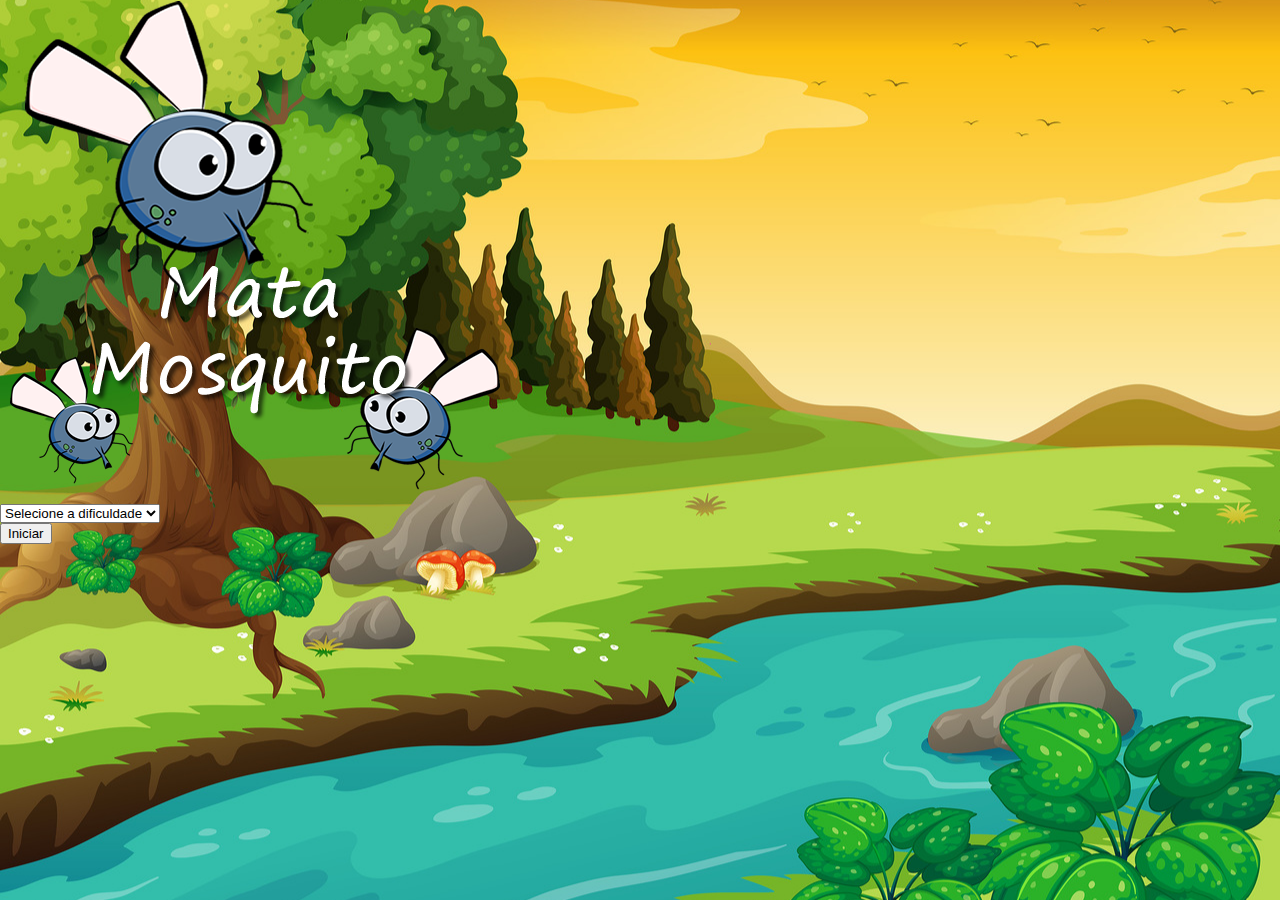
<file: index.html>
<!DOCTYPE html>
<html lang="pt-br">
<head>
    <meta charset="UTF-8">
    <meta http-equiv="X-UA-Compatible" content="IE=edge">
    <meta name="viewport" content="width=device-width, initial-scale=1.0">
    <title>Menu de Jogo</title>
    <link rel="shortcut icon" href="imgs/mosca.png" type="image/x-icon">

    <link href="https://cdn.jsdelivr.net/npm/bootstrap@5.3.0-alpha1/dist/css/bootstrap.min.css" rel="stylesheet" integrity="sha384-GLhlTQ8iRABdZLl6O3oVMWSktQOp6b7In1Zl3/Jr59b6EGGoI1aFkw7cmDA6j6gD" crossorigin="anonymous">

    <link rel="stylesheet" href="css/style.css">

    <script>
        function iniciarJogo() {
            let nivel = document.getElementById('nivel').value

            if(nivel === ''){
                alert("Selecione uma dificuldade para iniciar o jogo")
                return false
            }

            window.location.href = "app.html?" + nivel
        }
    </script>
</head>
<body>
    <div class="container">
        <div class="row">
            <div class="col">
                <div class="d-flex justify-content-center">
                    <img src="./imgs/game.png">
                </div>
            </div>
        </div>

        <div class="row">
            <div class="col">
                <div class="d-flex justify-content-center">
                    <div class="mb-2">
                        <select class="form-control" id="nivel">
                            <option value="">Selecione a dificuldade </option>
                            <option value="facil">Fácil</option>
                            <option value="normal">Normal</option>
                            <option value="dificil">Difícil</option>
                        </select>
                    </div>
                </div>
            </div>
        </div>

        <div class="row">
            <div class="col">
                <div class="d-flex justify-content-center">
                    <button class="btn btn-danger btn-lg" type="button" onclick="iniciarJogo()">Iniciar</button>
                </div>
            </div>
        </div>
    </div>
</body>
</html>
</file>
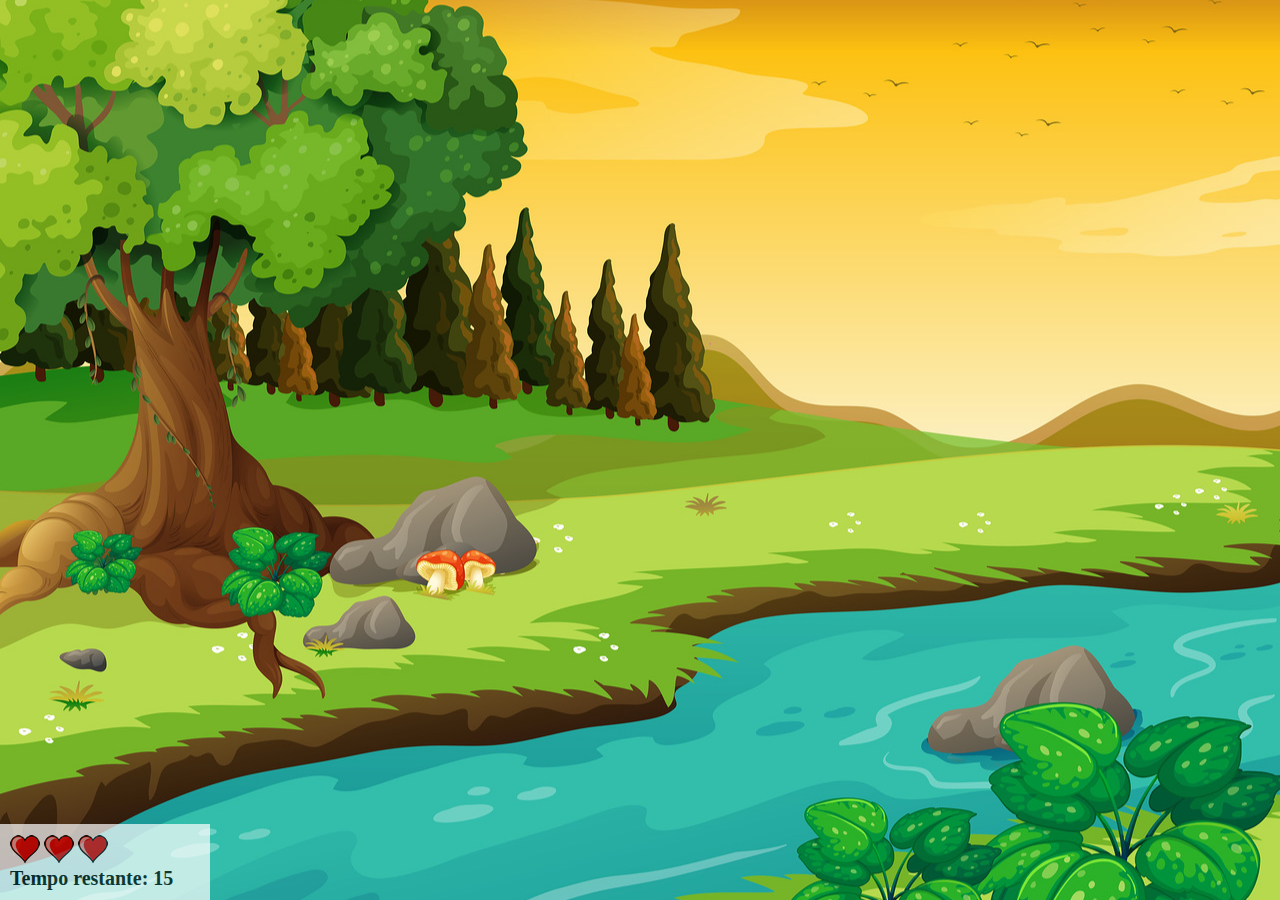
<file: app.html>
<!DOCTYPE html>
<html lang="pt-br">
<head>
    <meta charset="UTF-8">
    <meta http-equiv="X-UA-Compatible" content="IE=edge">
    <meta name="viewport" content="width=device-width, initial-scale=1.0">
    <title>Mata Mosquito</title>
    <link rel="shortcut icon" href="imgs/mosca.png" type="image/x-icon">

    <link rel="stylesheet" href="css/style.css">
</head>
<body onresize="ajustaTamanhoPalcoJogo()">

    <div class="painel">
        <div class="vidas">
            <img id="v1" src="imgs/coracao_cheio.png">
            <img id="v2" src="imgs/coracao_cheio.png">
            <img id="v3" src="imgs/coracao_cheio.png">
        </div>

        <div class="cronometro">
            Tempo restante: <span id="cronometro"></span>
        </div>
    </div>

    <script src="js/game.js">
    </script>
</body>
</html>
</file>
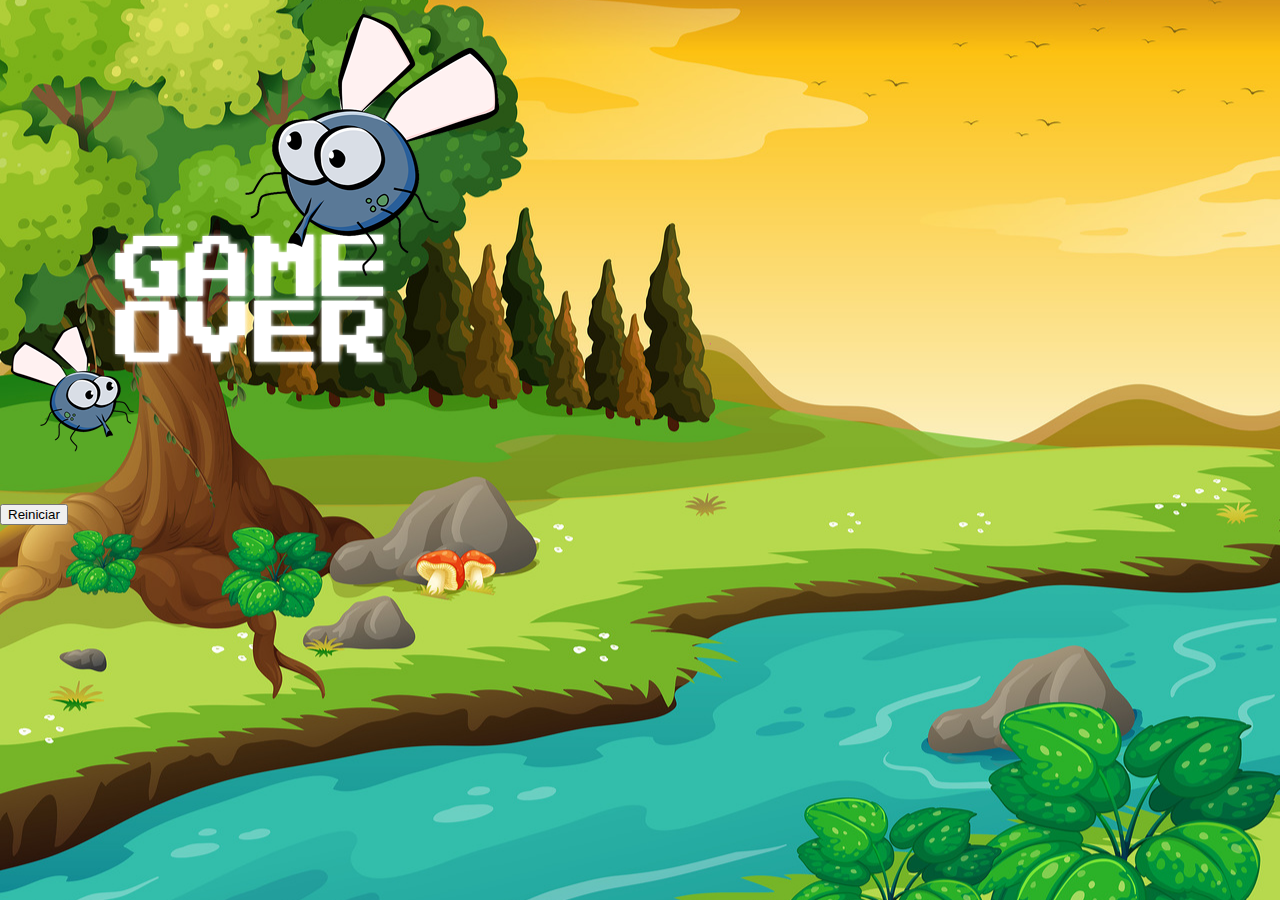
<file: fim_de_jogo.html>
<!DOCTYPE html>
<html lang="pt-br">
<head>
    <meta charset="UTF-8">
    <meta http-equiv="X-UA-Compatible" content="IE=edge">
    <meta name="viewport" content="width=device-width, initial-scale=1.0">
    <title>Game over</title>
    <link rel="shortcut icon" href="imgs/mosca.png" type="image/x-icon">

    <link href="https://cdn.jsdelivr.net/npm/bootstrap@5.3.0-alpha1/dist/css/bootstrap.min.css" rel="stylesheet" integrity="sha384-GLhlTQ8iRABdZLl6O3oVMWSktQOp6b7In1Zl3/Jr59b6EGGoI1aFkw7cmDA6j6gD" crossorigin="anonymous">

    <link rel="stylesheet" href="css/style.css">
</head>
<body>
    <div class="container">
        <div class="row">
            <div class="col">
                <div class="d-flex justify-content-center">
                    <img src="./imgs/game_over.png">
                </div>
            </div>
        </div>

        <div class="row">
            <div class="col">
                <div class="d-flex justify-content-center">
                    <button class="btn btn-dark btn-lg" type="button" onclick="window.location.href = 'index.html'">Reiniciar</button>
                </div>
            </div>
        </div>
    </div>
</body>
</html>
</file>
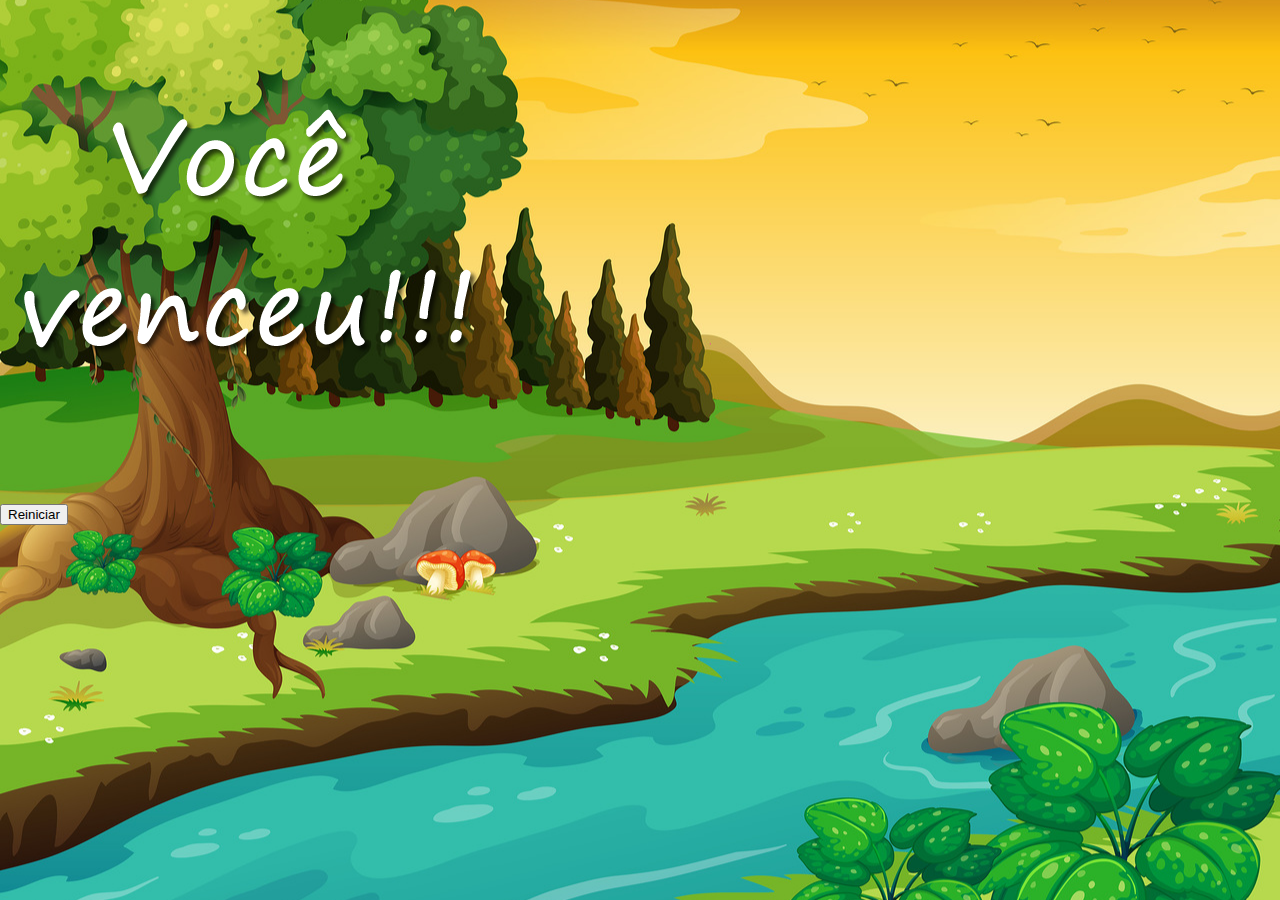
<file: vitoria.html>
<!DOCTYPE html>
<html lang="pt-br">
<head>
    <meta charset="UTF-8">
    <meta http-equiv="X-UA-Compatible" content="IE=edge">
    <meta name="viewport" content="width=device-width, initial-scale=1.0">
    <title>Vitória</title>
    <link rel="shortcut icon" href="imgs/mosca.png" type="image/x-icon">

    <link href="https://cdn.jsdelivr.net/npm/bootstrap@5.3.0-alpha1/dist/css/bootstrap.min.css" rel="stylesheet" integrity="sha384-GLhlTQ8iRABdZLl6O3oVMWSktQOp6b7In1Zl3/Jr59b6EGGoI1aFkw7cmDA6j6gD" crossorigin="anonymous">

    <link rel="stylesheet" href="css/style.css">
</head>
<body>
    <div class="container">
        <div class="row">
            <div class="col">
                <div class="d-flex justify-content-center">
                    <img src="./imgs/vitoria.png">
                </div>
            </div>
        </div>

        <div class="row">
            <div class="col">
                <div class="d-flex justify-content-center">
                    <button class="btn btn-dark btn-lg" type="button" onclick="window.location.href = 'index.html'">Reiniciar</button>
                </div>
            </div>
        </div>
    </div>
</body>
</html>
</file>
<file: css/style.css>
html {
    cursor: url(../imgs/mata_mosca.png) 30 30, auto;
}

body{
    background-image: url(../imgs/bg.jpg);
    background-repeat: no-repeat;
    width: 100%;
    height: 100vh;
    background-position: 30% 45%;
    background-size: cover;
    margin: 0;
    overflow-y: hidden;
    overflow-x: hidden;
}

.mosquito1{
    width: 50px;
    height: 50px;
}

.mosquito2{
    width: 70px;
    height: 70px;
}

.mosquito3{
    width: 90px;
    height: 90px;
}


.ladoA{
    transform: scaleX(1);
}

.ladoB{
    transform: scaleX(-1);
}

.painel{
    position: absolute;
    width: 190px;
    padding: 10px;
    bottom: 0px;
    border-top: 1px solid #fff;
    background-color: #fff;
    opacity: 0.7;
    left: 0px;
}

.vidas{
    float: left;
}

.cronometro{
    float: left;
    font-size: 20px;
    font-weight: bold;
}
</file>
